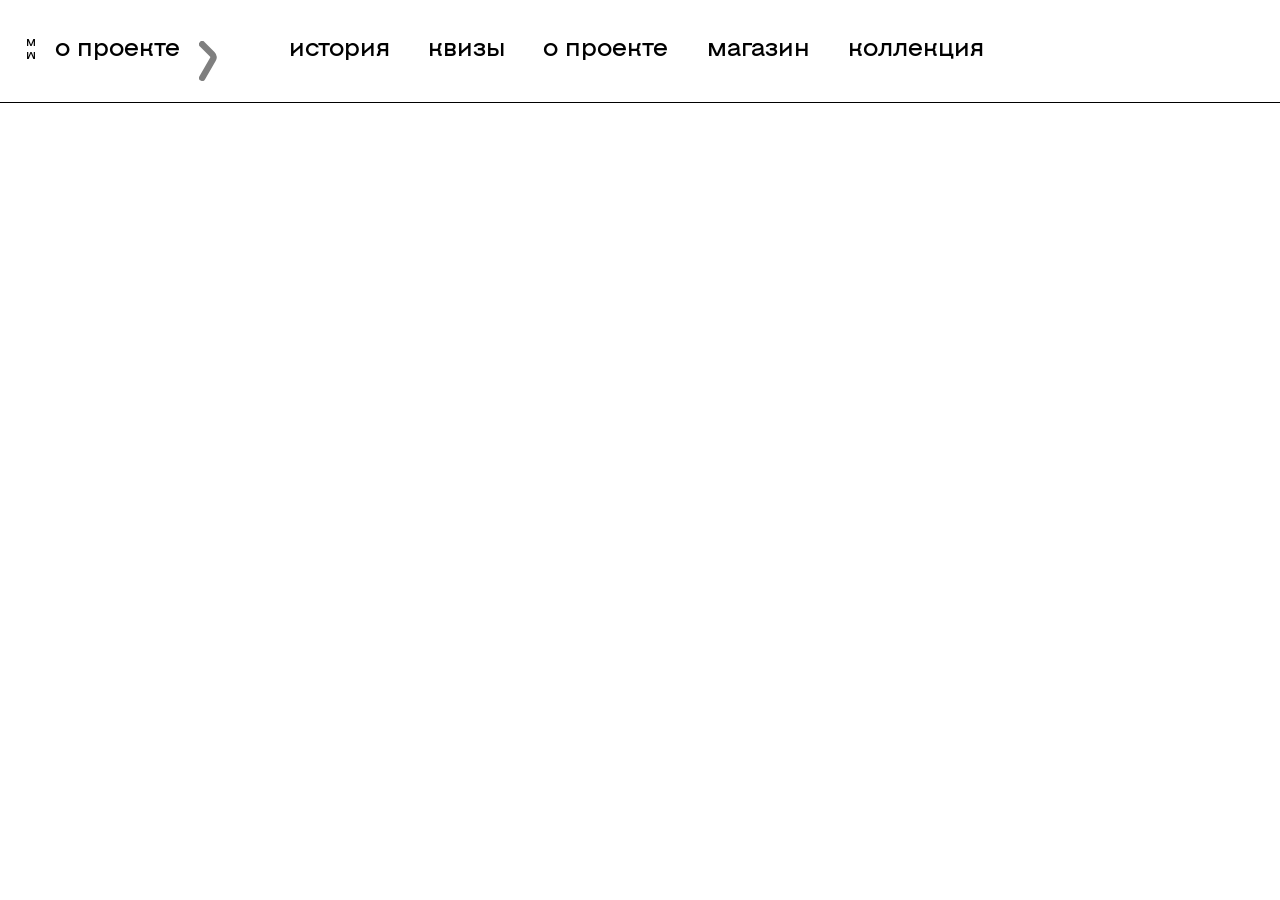
<file: about.html>
<!doctype html>
<html lang="ru">
  <head>
    <meta charset="UTF-8" />
    <meta name="viewport" content="width=device-width, initial-scale=1.0" />
    <title>метроном музей</title>
    <link rel="stylesheet" href="stylesheets/style.css" />
    <script defer src="javascripts/script.js"></script>
    <link rel="icon" href="contents/meta/icon.ico" />
    <link rel="stylesheet" href="contents/meta/icon.png" />

    <meta property="og:type" content="website" />
    <meta property="og:title" content="метроном музей" />
    <meta
      property="og:description"
      content="Специальный проект, посвященный истории метрополитена и общества, которое вокруг него"
    />
    <meta
      property="og:image"
      content="https://raw.githubusercontent.com/killedbycss/metronomMuseum/refs/heads/main/contents/meta/banner.png"
    />
    <meta property="og:image:width" content="1920" />
    <meta property="og:image:height" content="1080" />
    <meta
      property="og:url"
      content="https://killedbycss.github.io/metronomMuseum/"
    />
  </head>
  <body>
    <header>
      <div class="logo">
        <h4 class="logoPart">м</h4>
        <h4 class="logoPart" id="rotated">м</h4>
      </div>
      <h1>о проекте</h1>
      <svg
        class="arrow"
        width="9"
        height="19"
        viewBox="0 0 9 19"
        fill="none"
        xmlns="http://www.w3.org/2000/svg"
      >
        <path
          d="M1.5 17.2734L6.50612 8.60248C6.95872 7.81855 6.82836 6.82836 6.18828 6.18828L1.5 1.5"
          stroke="black"
          stroke-opacity="0.5"
          stroke-width="3"
          stroke-linecap="round"
        />
      </svg>
      <div class="menu">
       <h1 id="headerHistory">история</h1>
       <h1 id="headerQuiz">квизы</h1>
       <h1 id="headerAbout">о проекте</h1>
       <h1 id="headerStore">магазин</h1>
       <h1 id="headerCollection">коллекция</h1>
      </div>
    </header>
    <nav>
      <div class="row" id="menuRow">
        <div class="col" id="menuCol">
          <button id="history">
            <h3>история</h3>
            <h4>отправьтесь в&nbsp;путешествие по&nbsp;линиям метро</h4>
          </button>
          <button id="quiz">
            <h3>квизы</h3>
          </button>
          <button id="about">
            <h3>о проекте</h3>
          </button>
        </div>
        <div class="col" id="menuCol">
          <button id="store">
            <h3>магазин</h3>
            <h4>тематические товары и&nbsp;стикерпаки</h4>
          </button>
          <button id="collection">
            <h3>коллекция</h3>
            <h4>в&nbsp;разработке</h4>
          </button>
        </div>
      </div>
    </nav> 
  </body>
</html>
</file>
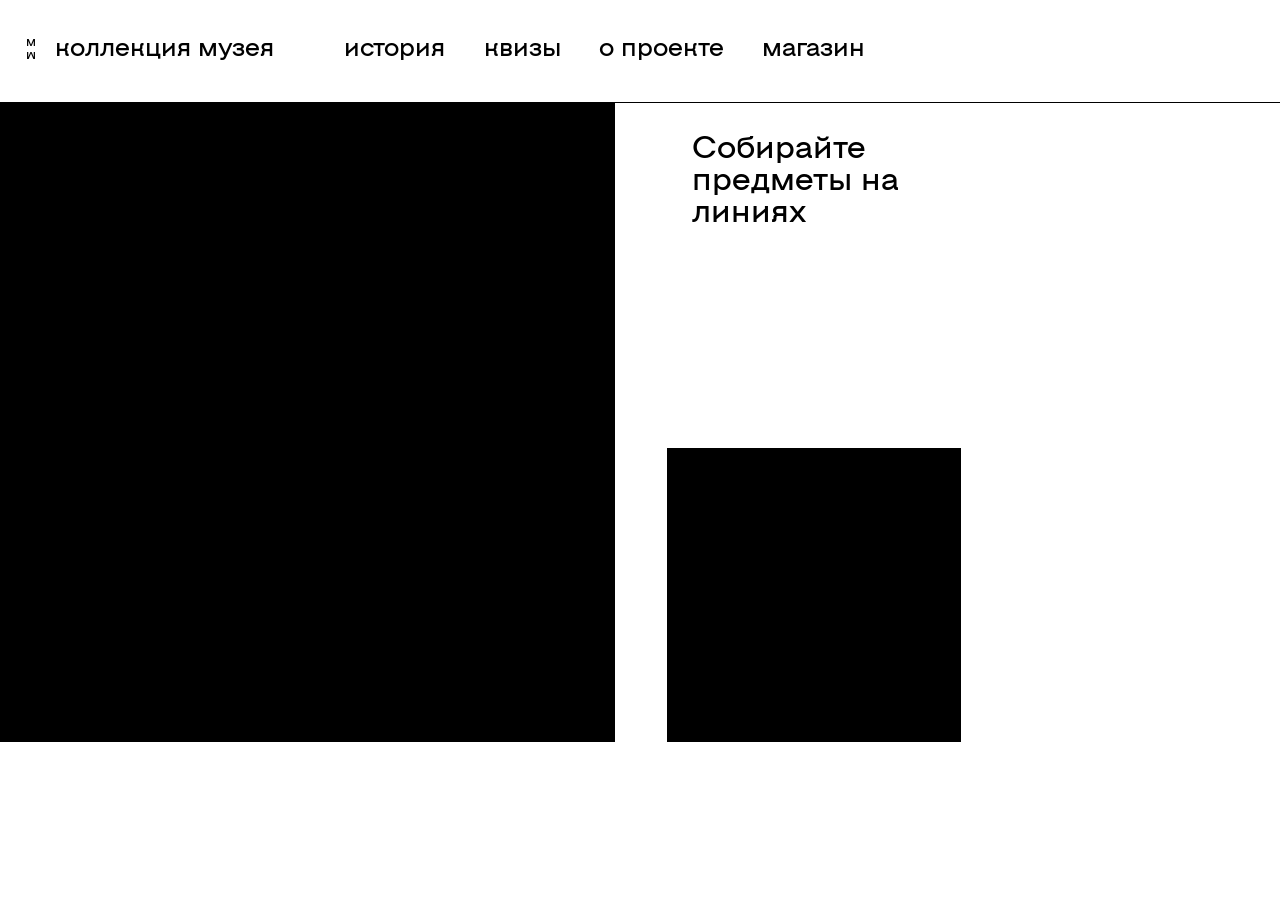
<file: collection.html>
<!doctype html>
<html lang="ru">
  <head>
    <meta charset="UTF-8" />
    <meta name="viewport" content="width=device-width, initial-scale=1.0" />
    <title>метроном музей</title>
    <link rel="stylesheet" href="stylesheets/style.css" />
    <script defer src="javascripts/script.js"></script>
    <link rel="icon" href="contents/meta/icon.ico" />
    <link rel="stylesheet" href="contents/meta/icon.png" />

    <meta property="og:type" content="website" />
    <meta property="og:title" content="метроном музей" />
    <meta
      property="og:description"
      content="Специальный проект, посвященный истории метрополитена и общества, которое вокруг него"
    />
    <meta
      property="og:image"
      content="https://raw.githubusercontent.com/killedbycss/metronomMuseum/refs/heads/main/contents/meta/banner.png"
    />
    <meta property="og:image:width" content="1920" />
    <meta property="og:image:height" content="1080" />
    <meta
      property="og:url"
      content="https://killedbycss.github.io/metronomMuseum/"
    />
  </head>
  <body>
    <header>
      <div class="logo">
        <h4 class="logoPart">м</h4>
        <h4 class="logoPart" id="rotated">м</h4>
      </div>
      <h1>коллекция музея</h1>
      <!-- <svg
        class="arrow"
        width="9"
        height="19"
        viewBox="0 0 9 19"
        fill="none"
        xmlns="http://www.w3.org/2000/svg"
      >
        <path
          d="M1.5 17.2734L6.50612 8.60248C6.95872 7.81855 6.82836 6.82836 6.18828 6.18828L1.5 1.5"
          stroke="black"
          stroke-opacity="0.5"
          stroke-width="3"
          stroke-linecap="round"
        />
      </svg> -->
      <div class="menu">
       <h1 id="headerHistory">история</h1>
       <h1 id="headerQuiz">квизы</h1>
       <h1 id="headerAbout">о проекте</h1>
       <h1 id="headerStore">магазин</h1>
       <h1 id="headerCollection" style="display: none;">коллекция</h1>
      </div>
    </header>
    <nav>
      <div class="row" id="menuRow">
        <div class="col" id="menuCol">
          <button id="history">
            <h3>история</h3>
            <h4>отправьтесь в&nbsp;путешествие по&nbsp;линиям метро</h4>
          </button>
          <button id="quiz">
            <h3>квизы</h3>
          </button>
          <button id="about">
            <h3>о проекте</h3>
          </button>
        </div>
        <div class="col" id="menuCol">
          <button id="store">
            <h3>магазин</h3>
            <h4>тематические товары и&nbsp;стикерпаки</h4>
          </button>
          <button id="collection">
            <h3>коллекция</h3>
            <h4>в&nbsp;разработке</h4>
          </button>
        </div>
      </div>
    </nav>
    <section class="blocks">
      <div class="bigBlock" id="col1">
        <h2></h2>
        <h3></h3>
      </div>
      <div class="row" id="qui">
        <div class="smallBlock" id="col2">
          <h3>Собирайте предметы на линиях</h3>
        </div>
        <div class="smallBlock" id="col3">
          <h3></h3>
        </div>
        </div>
      </div>
    </section>  
  </body>
</html>
</file>
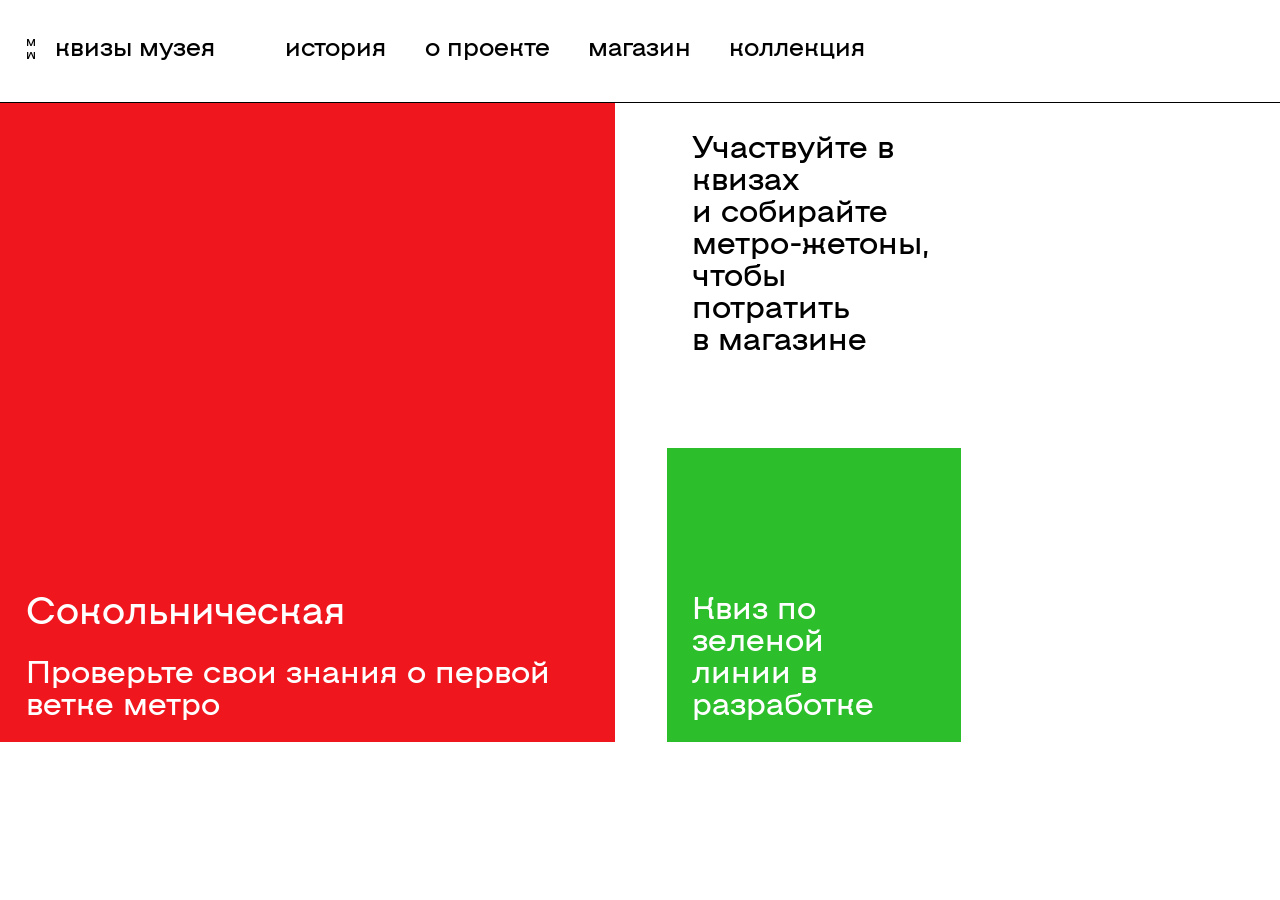
<file: quiz.html>
<!doctype html>
<html lang="ru">
  <head>
    <meta charset="UTF-8" />
    <meta name="viewport" content="width=device-width, initial-scale=1.0" />
    <title>метроном музей</title>
    <link rel="stylesheet" href="stylesheets/style.css" />
    <script defer src="javascripts/script.js"></script>
    <script defer src="javascripts/quiz.js"></script>
    <link rel="icon" href="contents/meta/icon.ico" />
    <link rel="stylesheet" href="contents/meta/icon.png" />

    <meta property="og:type" content="website" />
    <meta property="og:title" content="метроном музей" />
    <meta
      property="og:description"
      content="Специальный проект, посвященный истории метрополитена и общества, которое вокруг него"
    />
    <meta
      property="og:image"
      content="https://raw.githubusercontent.com/killedbycss/metronomMuseum/refs/heads/main/contents/meta/banner.png"
    />
    <meta property="og:image:width" content="1920" />
    <meta property="og:image:height" content="1080" />
    <meta
      property="og:url"
      content="https://killedbycss.github.io/metronomMuseum/"
    />
  </head>
  <body>
    <header>
      <div class="logo">
        <h4 class="logoPart">м</h4>
        <h4 class="logoPart" id="rotated">м</h4>
      </div>
      <h1>квизы музея</h1>
      <!-- <svg
        class="arrow"
        width="9"
        height="19"
        viewBox="0 0 9 19"
        fill="none"
        xmlns="http://www.w3.org/2000/svg"
      >
        <path
          d="M1.5 17.2734L6.50612 8.60248C6.95872 7.81855 6.82836 6.82836 6.18828 6.18828L1.5 1.5"
          stroke="black"
          stroke-opacity="0.5"
          stroke-width="3"
          stroke-linecap="round"
        />
      </svg> -->
      <div class="menu">
       <h1 id="headerHistory">история</h1>
       <h1 id="headerQuiz" style="display: none;">квизы</h1>
       <h1 id="headerAbout">о проекте</h1>
       <h1 id="headerStore">магазин</h1>
       <h1 id="headerCollection">коллекция</h1>
      </div>
    </header>
    <nav>
      <div class="row" id="menuRow">
        <div class="col" id="menuCol">
          <button id="history">
            <h3>история</h3>
            <h4>отправьтесь в&nbsp;путешествие по&nbsp;линиям метро</h4>
          </button>
          <button id="quiz">
            <h3>квизы</h3>
          </button>
          <button id="about">
            <h3>о проекте</h3>
          </button>
        </div>
        <div class="col" id="menuCol">
          <button id="store">
            <h3>магазин</h3>
            <h4>тематические товары и&nbsp;стикерпаки</h4>
          </button>
          <button id="collection">
            <h3>коллекция</h3>
            <h4>в&nbsp;разработке</h4>
          </button>
        </div>
      </div>
    </nav> 
    <section class="blocks">
      <div class="bigBlock" id="qui1">
        <h2>Сокольническая</h2>
        <h3>Проверьте свои знания о первой ветке метро</h3>
      </div>
      <div class="row" id="qui">
        <div class="smallBlock" id="qui2">
          <h3>Участвуйте&nbsp;в квизах и&nbsp;собирайте метро-жетоны, чтобы потратить в&nbsp;магазине</h3>
        </div>
        <div class="smallBlock" id="qui3">
          <h3>Квиз&nbsp;по зеленой линии&nbsp;в разработке</h3>
        </div>
        </div>
      </div>
    </section>
  </body>
</html>
</file>
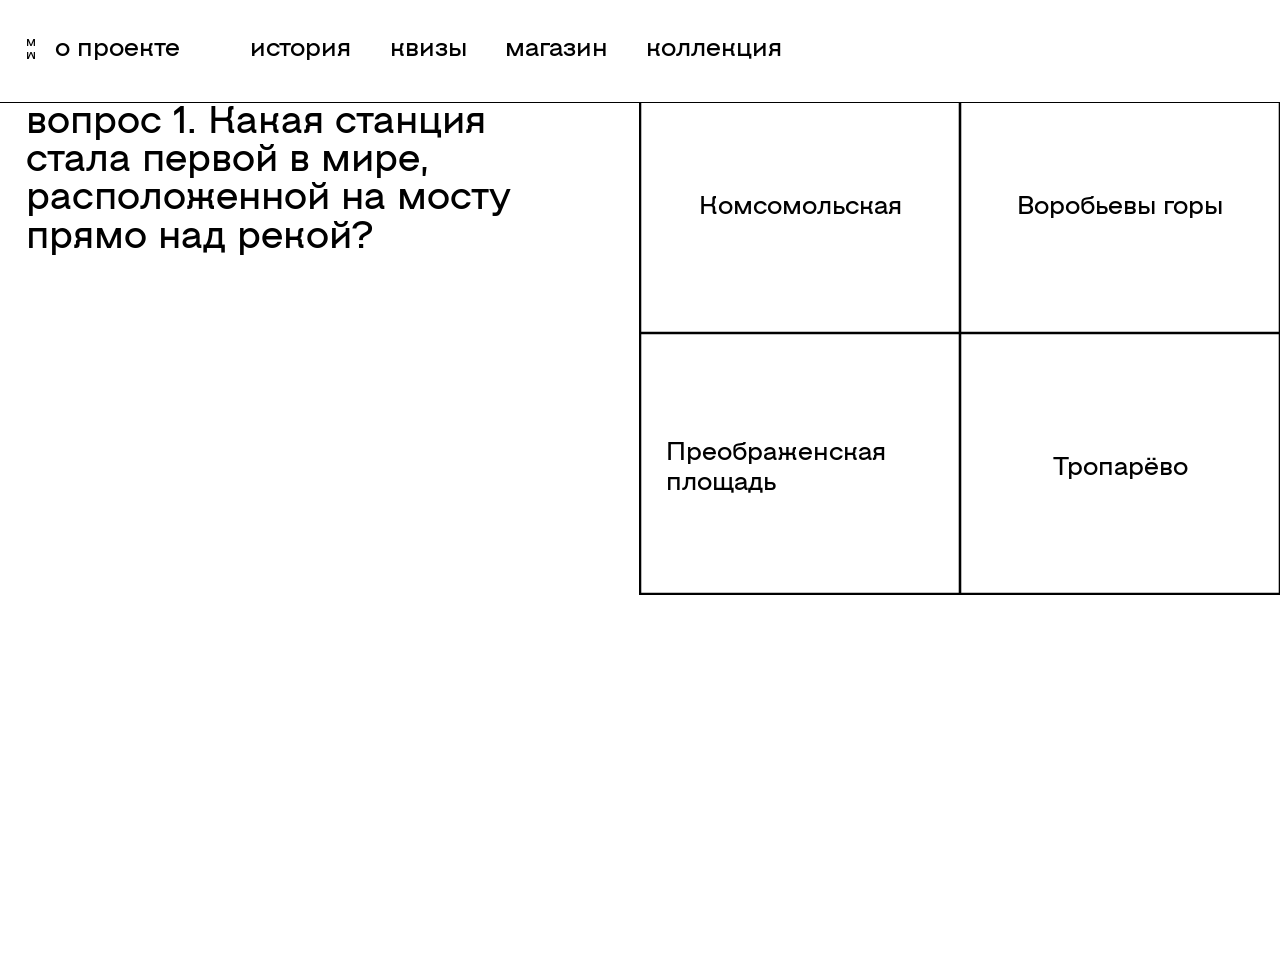
<file: quiz1.html>
<!doctype html>
<html lang="ru">
  <head>
    <meta charset="UTF-8" />
    <meta name="viewport" content="width=device-width, initial-scale=1.0" />
    <title>метроном музей</title>
    <link rel="stylesheet" href="stylesheets/style.css" />
    <script defer src="javascripts/script.js"></script>
    <script defer src="javascripts/q1.js"></script>
    <link rel="icon" href="contents/meta/icon.ico" />
    <link rel="stylesheet" href="contents/meta/icon.png" />

    <meta property="og:type" content="website" />
    <meta property="og:title" content="метроном музей" />
    <meta
      property="og:description"
      content="Специальный проект, посвященный истории метрополитена и общества, которое вокруг него"
    />
    <meta
      property="og:image"
      content="https://raw.githubusercontent.com/killedbycss/metronomMuseum/refs/heads/main/contents/meta/banner.png"
    />
    <meta property="og:image:width" content="1920" />
    <meta property="og:image:height" content="1080" />
    <meta
      property="og:url"
      content="https://killedbycss.github.io/metronomMuseum/"
    />
  </head>
  <body>
    <header>
      <div class="logo">
        <h4 class="logoPart">м</h4>
        <h4 class="logoPart" id="rotated">м</h4>
      </div>
      <h1>о проекте</h1>
      <!-- <svg
        class="arrow"
        width="9"
        height="19"
        viewBox="0 0 9 19"
        fill="none"
        xmlns="http://www.w3.org/2000/svg"
      >
        <path
          d="M1.5 17.2734L6.50612 8.60248C6.95872 7.81855 6.82836 6.82836 6.18828 6.18828L1.5 1.5"
          stroke="black"
          stroke-opacity="0.5"
          stroke-width="3"
          stroke-linecap="round"
        />
      </svg> -->
      <div class="menu">
       <h1 id="headerHistory">история</h1>
       <h1 id="headerQuiz">квизы</h1>
       <h1 id="headerAbout" style="display: none;">о проекте</h1>
       <h1 id="headerStore">магазин</h1>
       <h1 id="headerCollection">коллекция</h1>
      </div>
    </header>
    <nav>
      <div class="row" id="menuRow">
        <div class="col" id="menuCol">
          <button id="history">
            <h3>история</h3>
            <h4>отправьтесь в&nbsp;путешествие по&nbsp;линиям метро</h4>
          </button>
          <button id="quiz">
            <h3>квизы</h3>
          </button>
          <button id="about">
            <h3>о проекте</h3>
          </button>
        </div>
        <div class="col" id="menuCol">
          <button id="store">
            <h3>магазин</h3>
            <h4>тематические товары и&nbsp;стикерпаки</h4>
          </button>
          <button id="collection">
            <h3>коллекция</h3>
            <h4>в&nbsp;разработке</h4>
          </button>
        </div>
      </div>
    </nav>
    <section class="info" id="qs1">
      <div class="bigBlock" id="infoBlock">
        <h2>вопрос 1. Какая станция стала первой в мире, расположенной на мосту прямо над рекой?</h2>
      </div>
      <div class="infoButtons">
         <div class="row">
        <button id="q11"><h4>Комсомольская</4></button>
        <button id="q12"><h4>Воробьевы горы</h3></button>
      </div>
      <div class="row">
        <button id="q13"><h4>Преображенская площадь</h4></button>
        <button id="q14"><h4>Тропарёво</h4></button>
      </div>
      </div>
    </section>
    <section class="info" id="qs2">
      <div class="bigBlock" id="infoBlock">
        <h2>вопрос 2. В оформлении какой станции использованы мотивы абстрактной живописи художника Пита Мондриана?</h2>
      </div>
      <div class="infoButtons">
        <div class="row">
        <button id="q21"><h4>Румянево</4></button>
        <button id="q22"><h4>Саларьево</h3></button>
      </div>
      <div class="row">
        <button id="q23"><h4>Ольховая</h4></button>
        <button id="q24"><h4>Красносельская</h4></button>
      </div>
      </div>
    </section> 
    <section class="info" id="qs3">
      <div class="bigBlock" id="infoBlock">
        <h2>вопрос 3. Какая станция Сокольнической линии стала первой отапливаемой наземной станцией в московском метро?</h2>
      </div>
      <div class="infoButtons">
        <div class="row">
        <button id="q31"><h4>Юго-Западная</4></button>
        <button id="q32"><h4>Потапово</h3></button>
      </div>
      <div class="row">
        <button id="q33"><h4>Коммунарка</h4></button>
        <button id="q34"><h4>Бульвар Рокоссовского</h4></button>
      </div>
      </div>
    </section> 
    <section class="info" id="qs4">
      <div class="bigBlock" id="infoBlock">
        <h2>вопрос 4. Дизайн какой станции выполнен в стиле оригами, а её вестибюль напоминает бумажный самолетик?</h2>
      </div>
      <div class="infoButtons">
        <div class="row">
        <button id="q41"><h4>Тропарёво</4></button>
        <button id="q42"><h4>Проспект Вернадского</h3></button>
      </div>
      <div class="row">
        <button id="q43"><h4>Спортивная</h4></button>
        <button id="q44"><h4>Ольховая</h4></button>
      </div>
      </div>
    </section> 
    <section class="info" id="qs5">
      <div class="bigBlock" id="infoBlock">
        <h2>вопрос 5. Какая станция изначально проектировалась с пешеходными галереями над путями для разведения пассажиропотоков трех вокзалов?</h2>
      </div>
      <div class="infoButtons">
        <div class="row">
        <button id="q51"><h4>Сокольники</4></button>
        <button id="q52"><h4>Парк Культуры</h3></button>
      </div>
      <div class="row">
        <button id="q53"><h4>Комсомольская</h4></button>
        <button id="q54"><h4>Красносельская</h4></button>
      </div>
      </div>
    </section> 
     <section class="info" id="qs6">
      <div class="bigBlock" id="infoBlock" id="finalBlock">
        <h2>вы прошли!</h2>
      </div>
      <div class="infoButtons">
              <button class="bigButton" id="q61"><h4>К квизам</h4></button>
      <button class="bigButton" id="q62"><h4>К магазину</h4></button>
      </div>
    </section>   
  </body>
</html>
</file>
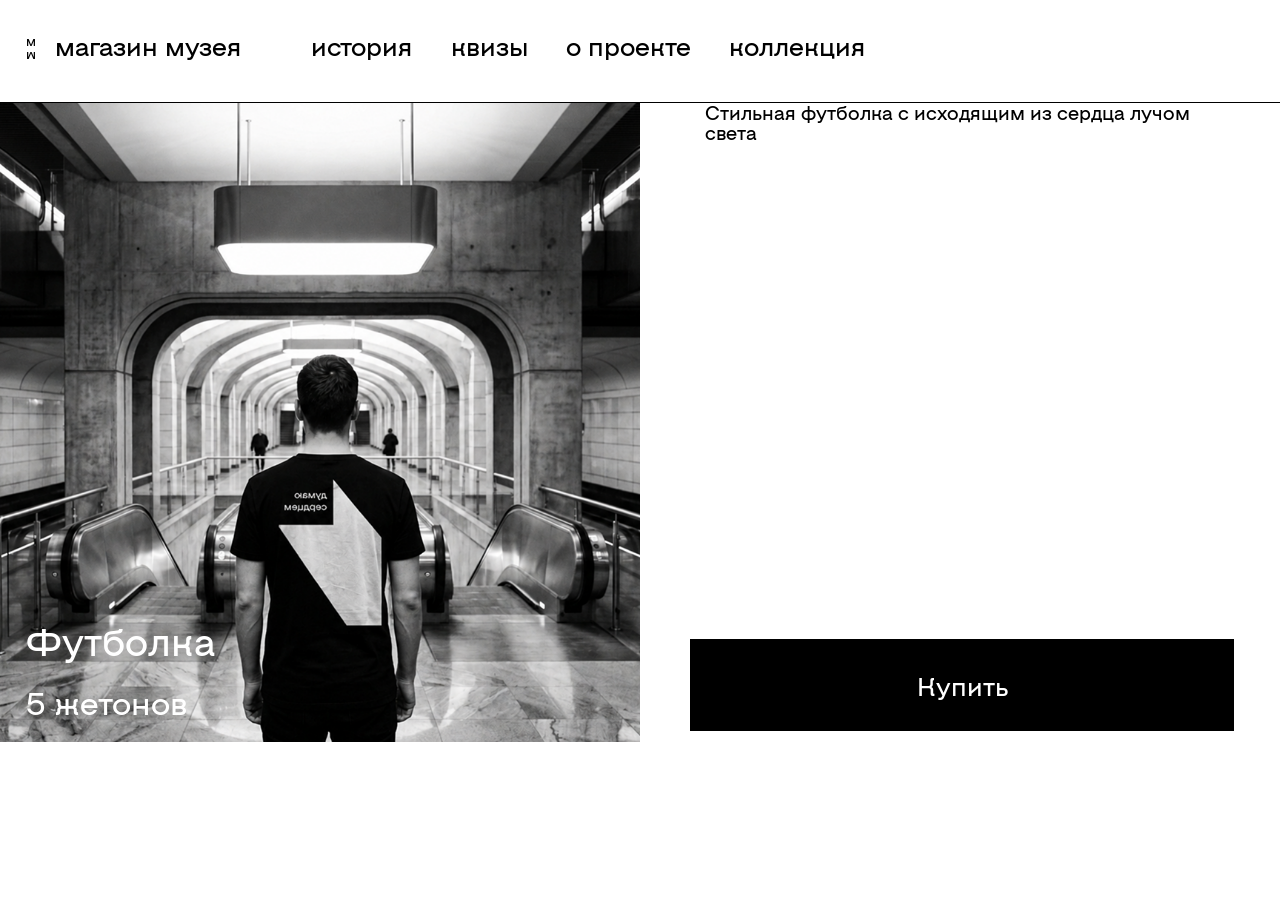
<file: s1.html>
<!doctype html>
<html lang="ru">
  <head>
    <meta charset="UTF-8" />
    <meta name="viewport" content="width=device-width, initial-scale=1.0" />
    <title>метроном музей</title>
    <link rel="stylesheet" href="stylesheets/style.css" />
    <script defer src="javascripts/script.js"></script>
     <script defer src="javascripts/s1.js"></script>
    <link rel="icon" href="contents/meta/icon.ico" />
    <link rel="stylesheet" href="contents/meta/icon.png" />

    <meta property="og:type" content="website" />
    <meta property="og:title" content="метроном музей" />
    <meta
      property="og:description"
      content="Специальный проект, посвященный истории метрополитена и общества, которое вокруг него"
    />
    <meta
      property="og:image"
      content="https://raw.githubusercontent.com/killedbycss/metronomMuseum/refs/heads/main/contents/meta/banner.png"
    />
    <meta property="og:image:width" content="1920" />
    <meta property="og:image:height" content="1080" />
    <meta
      property="og:url"
      content="https://killedbycss.github.io/metronomMuseum/"
    />
  </head>
  <body>
    <header>
      <div class="logo">
        <h4 class="logoPart">м</h4>
        <h4 class="logoPart" id="rotated">м</h4>
      </div>
      <h1>магазин музея</h1>
      <!-- <svg
        class="arrow"
        width="9"
        height="19"
        viewBox="0 0 9 19"
        fill="none"
        xmlns="http://www.w3.org/2000/svg"
      >
        <path
          d="M1.5 17.2734L6.50612 8.60248C6.95872 7.81855 6.82836 6.82836 6.18828 6.18828L1.5 1.5"
          stroke="black"
          stroke-opacity="0.5"
          stroke-width="3"
          stroke-linecap="round"
        />
      </svg> -->
      <div class="menu">
       <h1 id="headerHistory">история</h1>
       <h1 id="headerQuiz">квизы</h1>
       <h1 id="headerAbout">о проекте</h1>
       <h1 id="headerStore" style="display: none;">магазин</h1>
       <h1 id="headerCollection">коллекция</h1>
      </div>
    </header>
    <nav>
      <div class="row" id="menuRow">
        <div class="col" id="menuCol">
          <button id="history">
            <h3>история</h3>
            <h4>отправьтесь в&nbsp;путешествие по&nbsp;линиям метро</h4>
          </button>
          <button id="quiz">
            <h3>квизы</h3>
          </button>
          <button id="about">
            <h3>о проекте</h3>
          </button>
        </div>
        <div class="col" id="menuCol">
          <button id="store">
            <h3>магазин</h3>
            <h4>тематические товары и&nbsp;стикерпаки</h4>
          </button>
          <button id="collection">
            <h3>коллекция</h3>
            <h4>в&nbsp;разработке</h4>
          </button>
        </div>
      </div>
    </nav>
    <section class="blocks">
      <div class="bigBlock" id="str1">
        <h2>Футболка</h2>
        <h3>5 жетонов</h3>
      </div>
      <div class="col" id="card">
         <p>Стильная футболка с исходящим из сердца лучом света</p>
         <button class="bigButton"><h4>Купить</h4></button>
      </div>
    </section> 
  </body>
</html>
</file>
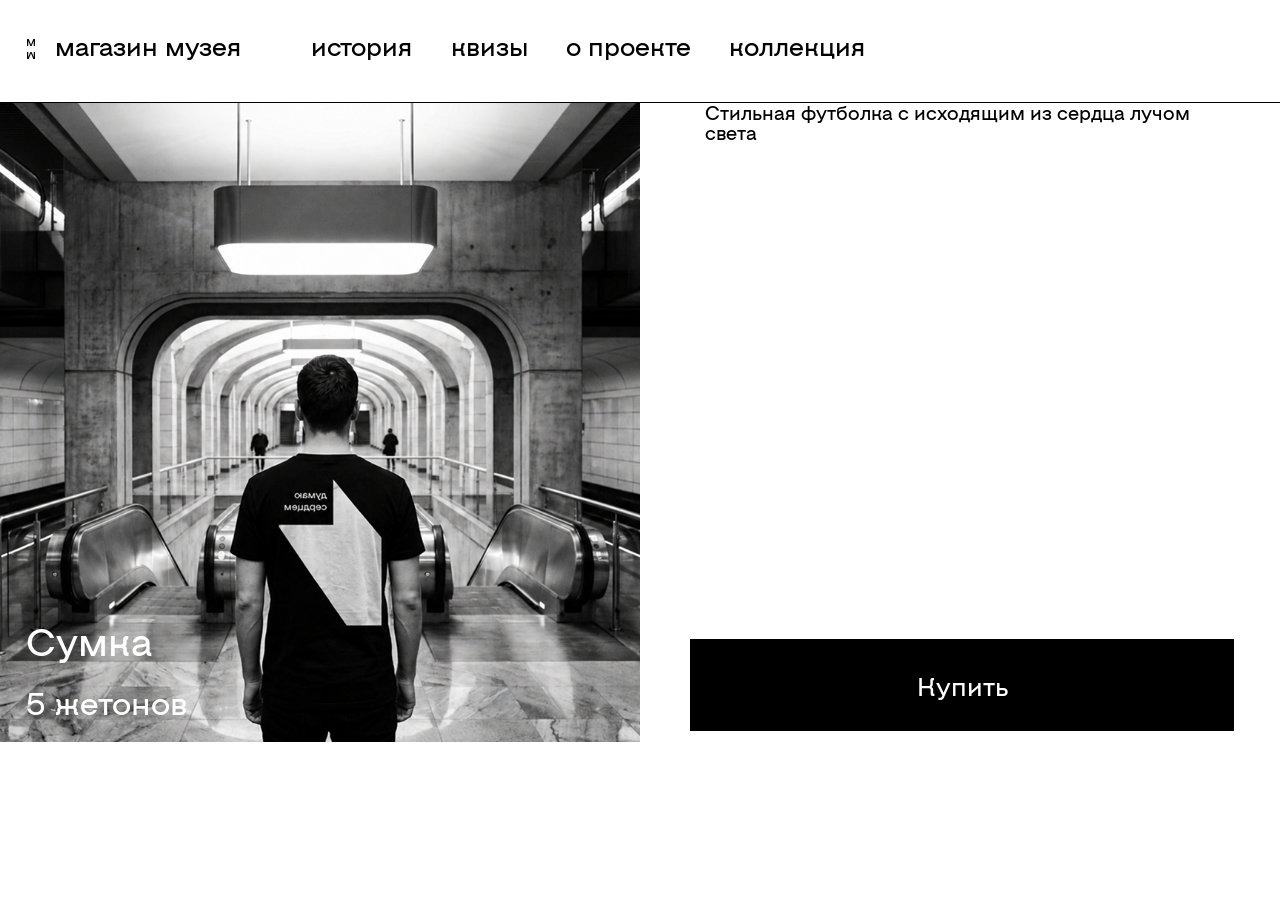
<file: s3.html>
<!doctype html>
<html lang="ru">
  <head>
    <meta charset="UTF-8" />
    <meta name="viewport" content="width=device-width, initial-scale=1.0" />
    <title>метроном музей</title>
    <link rel="stylesheet" href="stylesheets/style.css" />
    <script defer src="javascripts/script.js"></script>
     <script defer src="javascripts/s1.js"></script>
    <link rel="icon" href="contents/meta/icon.ico" />
    <link rel="stylesheet" href="contents/meta/icon.png" />

    <meta property="og:type" content="website" />
    <meta property="og:title" content="метроном музей" />
    <meta
      property="og:description"
      content="Специальный проект, посвященный истории метрополитена и общества, которое вокруг него"
    />
    <meta
      property="og:image"
      content="https://raw.githubusercontent.com/killedbycss/metronomMuseum/refs/heads/main/contents/meta/banner.png"
    />
    <meta property="og:image:width" content="1920" />
    <meta property="og:image:height" content="1080" />
    <meta
      property="og:url"
      content="https://killedbycss.github.io/metronomMuseum/"
    />
  </head>
  <body>
    <header>
      <div class="logo">
        <h4 class="logoPart">м</h4>
        <h4 class="logoPart" id="rotated">м</h4>
      </div>
      <h1>магазин музея</h1>
      <!-- <svg
        class="arrow"
        width="9"
        height="19"
        viewBox="0 0 9 19"
        fill="none"
        xmlns="http://www.w3.org/2000/svg"
      >
        <path
          d="M1.5 17.2734L6.50612 8.60248C6.95872 7.81855 6.82836 6.82836 6.18828 6.18828L1.5 1.5"
          stroke="black"
          stroke-opacity="0.5"
          stroke-width="3"
          stroke-linecap="round"
        />
      </svg> -->
      <div class="menu">
       <h1 id="headerHistory">история</h1>
       <h1 id="headerQuiz">квизы</h1>
       <h1 id="headerAbout">о проекте</h1>
       <h1 id="headerStore" style="display: none;">магазин</h1>
       <h1 id="headerCollection">коллекция</h1>
      </div>
    </header>
    <nav>
      <div class="row" id="menuRow">
        <div class="col" id="menuCol">
          <button id="history">
            <h3>история</h3>
            <h4>отправьтесь в&nbsp;путешествие по&nbsp;линиям метро</h4>
          </button>
          <button id="quiz">
            <h3>квизы</h3>
          </button>
          <button id="about">
            <h3>о проекте</h3>
          </button>
        </div>
        <div class="col" id="menuCol">
          <button id="store">
            <h3>магазин</h3>
            <h4>тематические товары и&nbsp;стикерпаки</h4>
          </button>
          <button id="collection">
            <h3>коллекция</h3>
            <h4>в&nbsp;разработке</h4>
          </button>
        </div>
      </div>
    </nav>
    <section class="blocks">
      <div class="bigBlock" id="str1">
        <h2>Сумка</h2>
        <h3>5 жетонов</h3>
      </div>
      <div class="col" id="card">
         <p>Стильная футболка с исходящим из сердца лучом света</p>
         <button class="bigButton"><h4>Купить</h4></button>
      </div>
    </section> 
  </body>
</html>
</file>
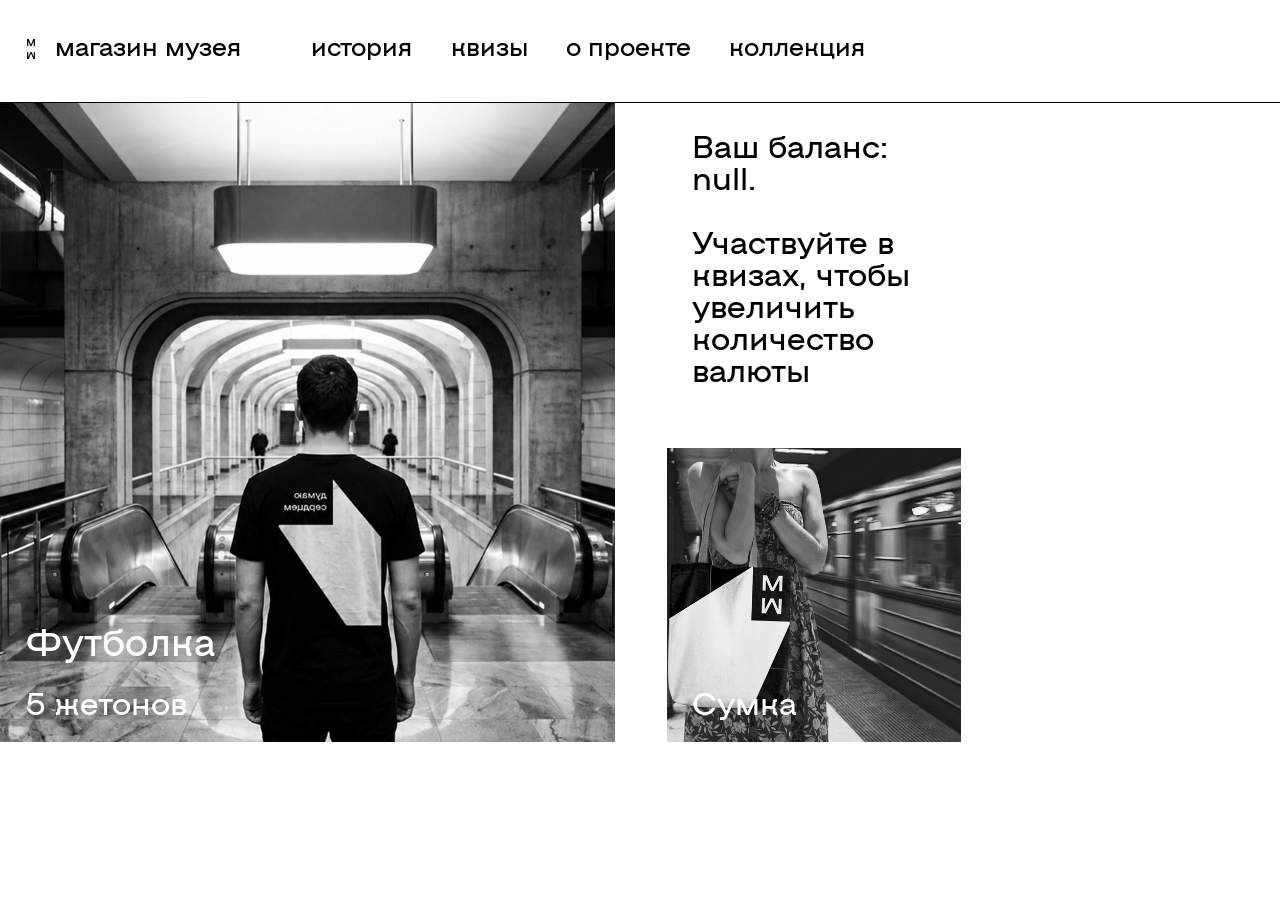
<file: store.html>
<!doctype html>
<html lang="ru">
  <head>
    <meta charset="UTF-8" />
    <meta name="viewport" content="width=device-width, initial-scale=1.0" />
    <title>метроном музей</title>
    <link rel="stylesheet" href="stylesheets/style.css" />
    <script defer src="javascripts/script.js"></script>
     <script defer src="javascripts/store.js"></script>
    <link rel="icon" href="contents/meta/icon.ico" />
    <link rel="stylesheet" href="contents/meta/icon.png" />

    <meta property="og:type" content="website" />
    <meta property="og:title" content="метроном музей" />
    <meta
      property="og:description"
      content="Специальный проект, посвященный истории метрополитена и общества, которое вокруг него"
    />
    <meta
      property="og:image"
      content="https://raw.githubusercontent.com/killedbycss/metronomMuseum/refs/heads/main/contents/meta/banner.png"
    />
    <meta property="og:image:width" content="1920" />
    <meta property="og:image:height" content="1080" />
    <meta
      property="og:url"
      content="https://killedbycss.github.io/metronomMuseum/"
    />
  </head>
  <body>
    <header>
      <div class="logo">
        <h4 class="logoPart">м</h4>
        <h4 class="logoPart" id="rotated">м</h4>
      </div>
      <h1>магазин музея</h1>
      <!-- <svg
        class="arrow"
        width="9"
        height="19"
        viewBox="0 0 9 19"
        fill="none"
        xmlns="http://www.w3.org/2000/svg"
      >
        <path
          d="M1.5 17.2734L6.50612 8.60248C6.95872 7.81855 6.82836 6.82836 6.18828 6.18828L1.5 1.5"
          stroke="black"
          stroke-opacity="0.5"
          stroke-width="3"
          stroke-linecap="round"
        />
      </svg> -->
      <div class="menu">
       <h1 id="headerHistory">история</h1>
       <h1 id="headerQuiz">квизы</h1>
       <h1 id="headerAbout">о проекте</h1>
       <h1 id="headerStore" style="display: none;">магазин</h1>
       <h1 id="headerCollection">коллекция</h1>
      </div>
    </header>
    <nav>
      <div class="row" id="menuRow">
        <div class="col" id="menuCol">
          <button id="history">
            <h3>история</h3>
            <h4>отправьтесь в&nbsp;путешествие по&nbsp;линиям метро</h4>
          </button>
          <button id="quiz">
            <h3>квизы</h3>
          </button>
          <button id="about">
            <h3>о проекте</h3>
          </button>
        </div>
        <div class="col" id="menuCol">
          <button id="store">
            <h3>магазин</h3>
            <h4>тематические товары и&nbsp;стикерпаки</h4>
          </button>
          <button id="collection">
            <h3>коллекция</h3>
            <h4>в&nbsp;разработке</h4>
          </button>
        </div>
      </div>
    </nav>
    <section class="blocks">
      <div class="bigBlock" id="str1">
        <h2>Футболка</h2>
        <h3>5 жетонов</h3>
      </div>
      <div class="row" id="qui">
        <div class="smallBlock" id="str2">
          <h3>На данный момент у вас:</h3>
        </div>
        <div class="smallBlock" id="str3">
          <h3>Сумка</h3>
        </div>
        </div>
      </div>
    </section> 
  </body>
</html>
</file>
<file: stylesheets/style.css>
@import 'reset.css';
@import 'fonts.css';
@import 'layout.css';
@import 'stations.css';
@import 'animation.css';
@import 'adaptive.css';
</file>
